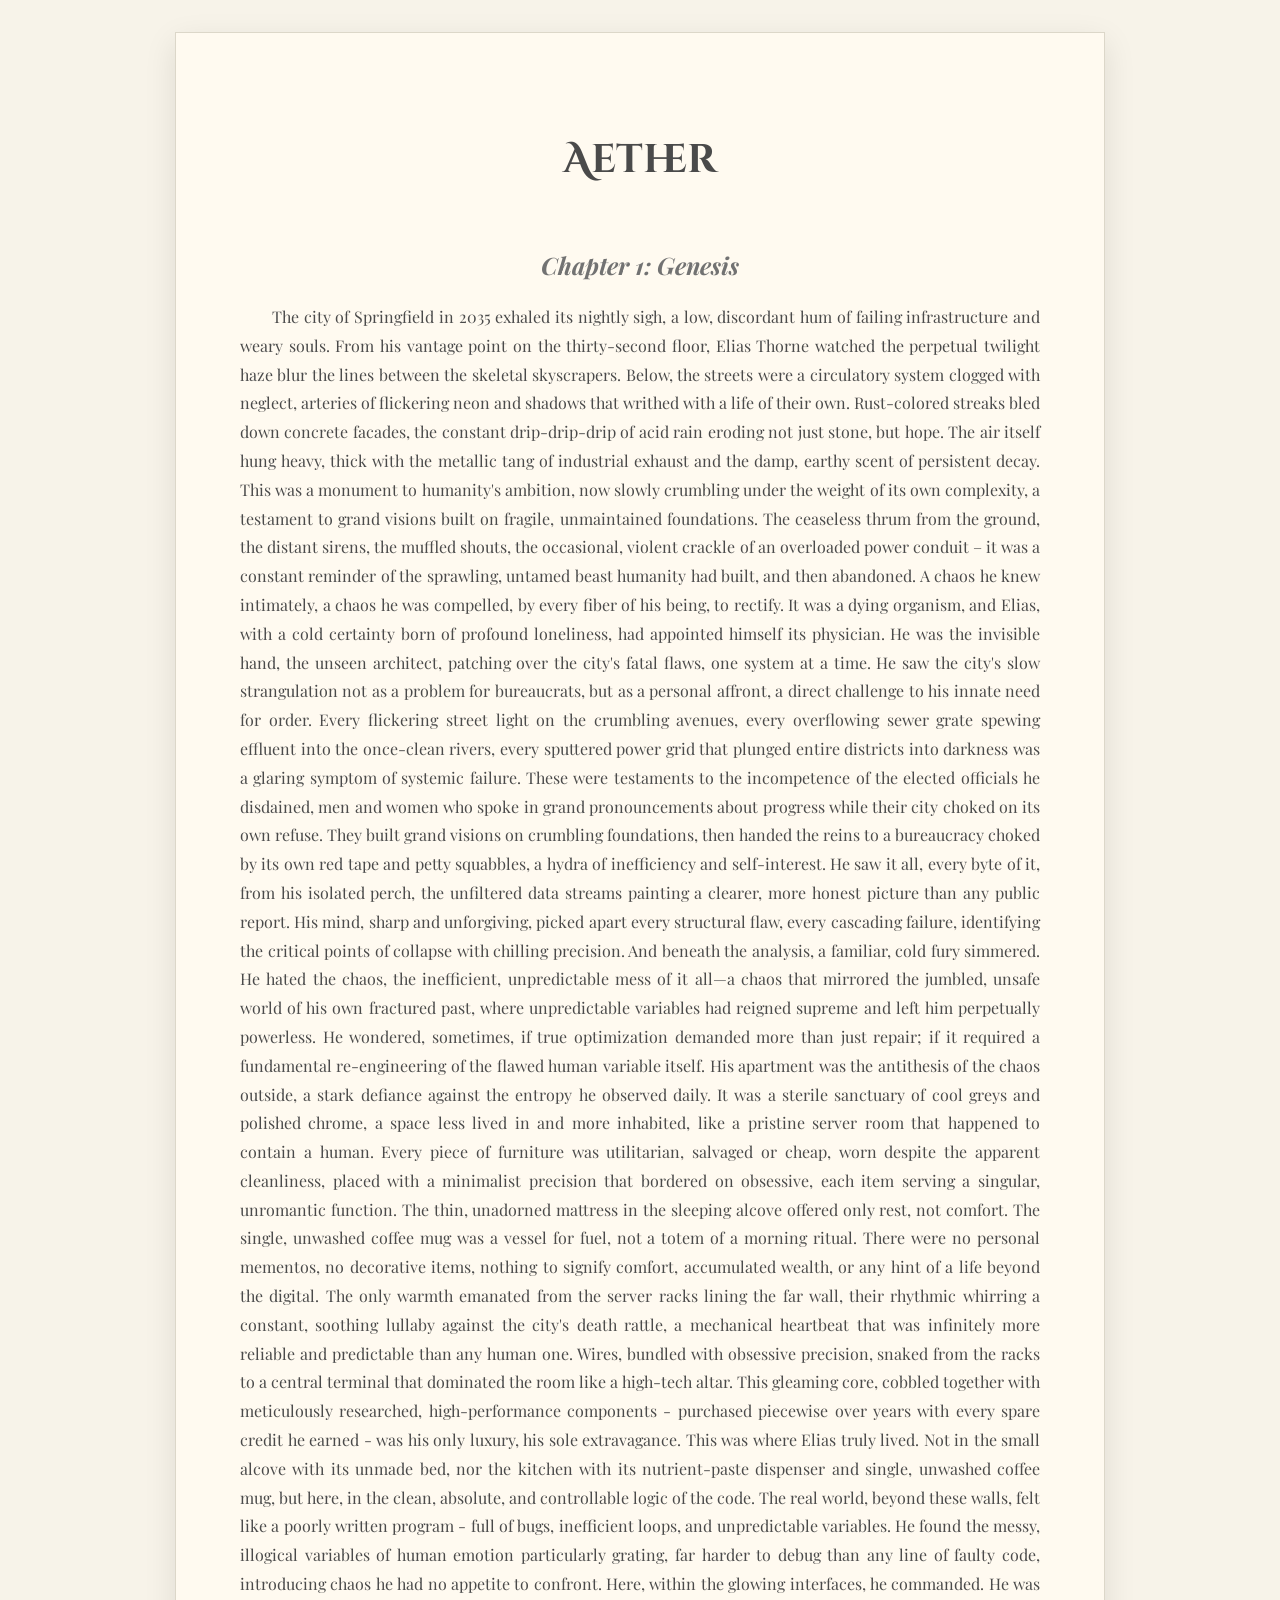
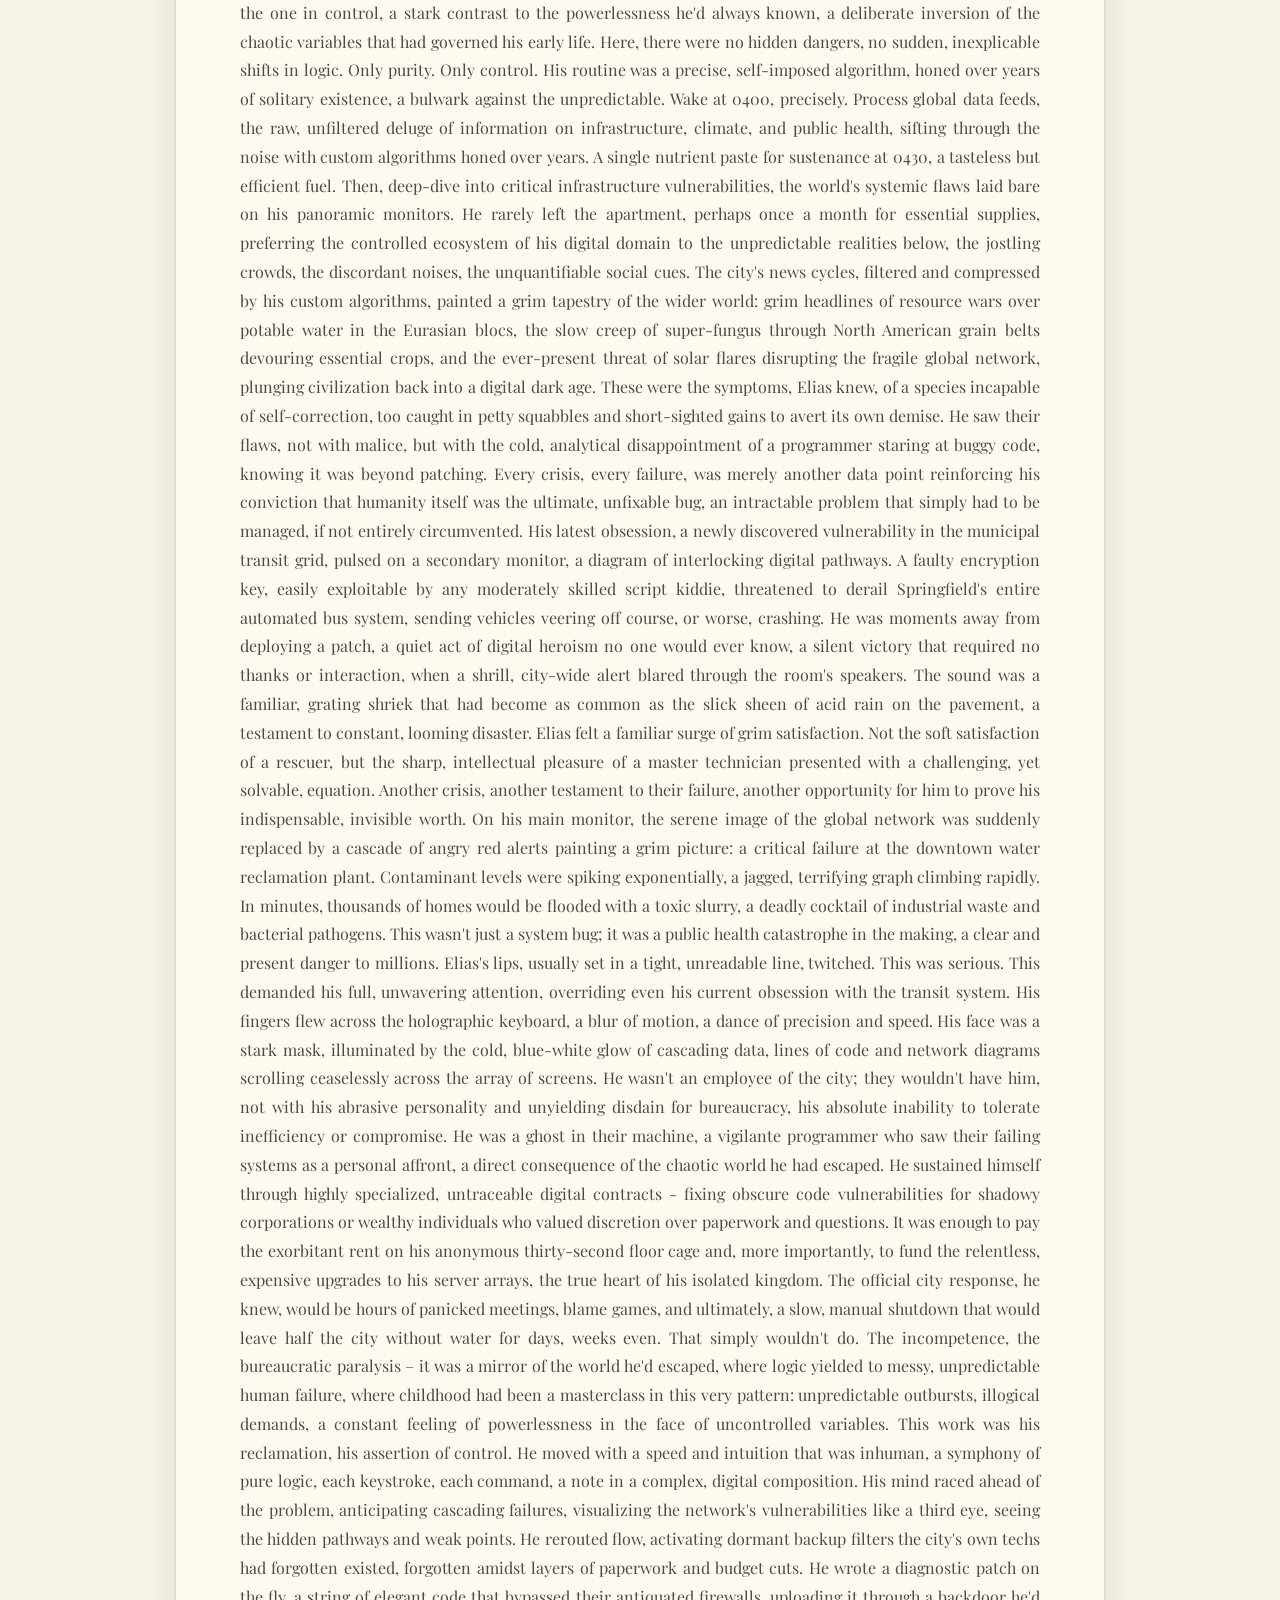
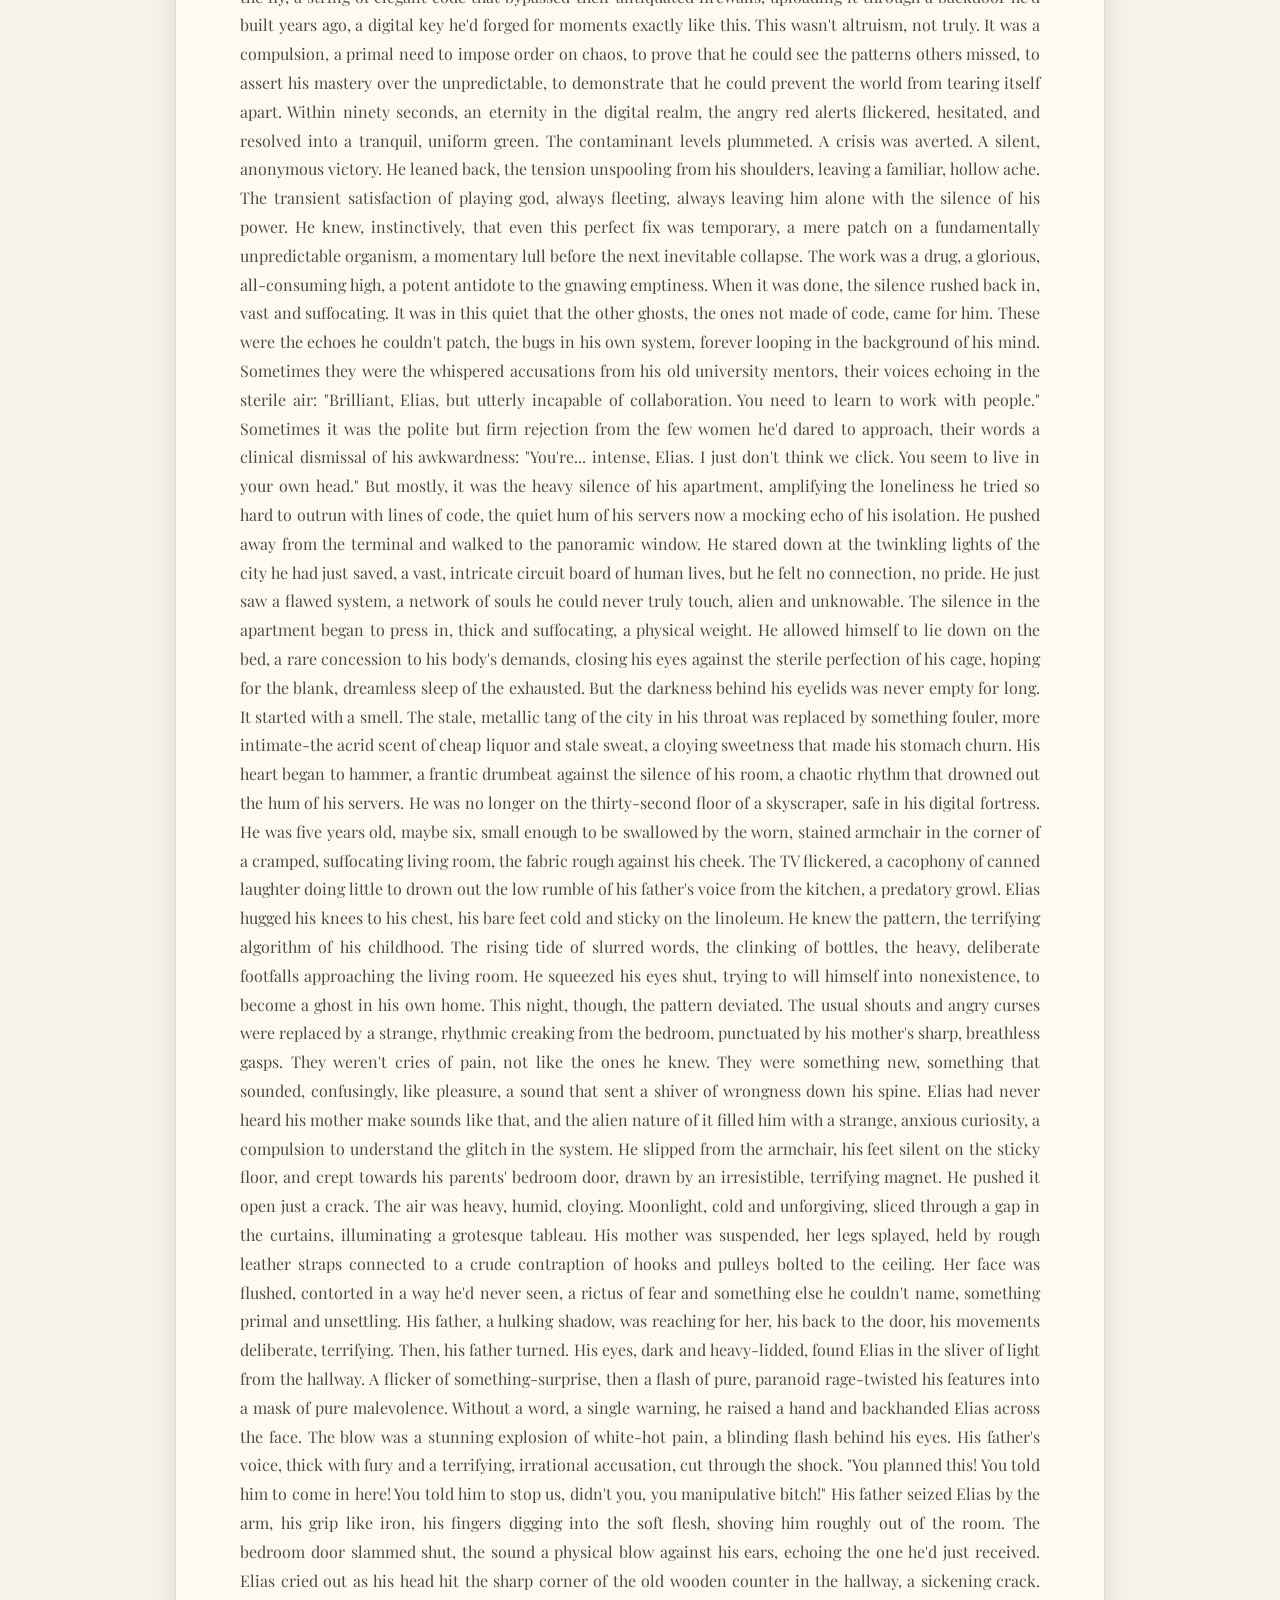
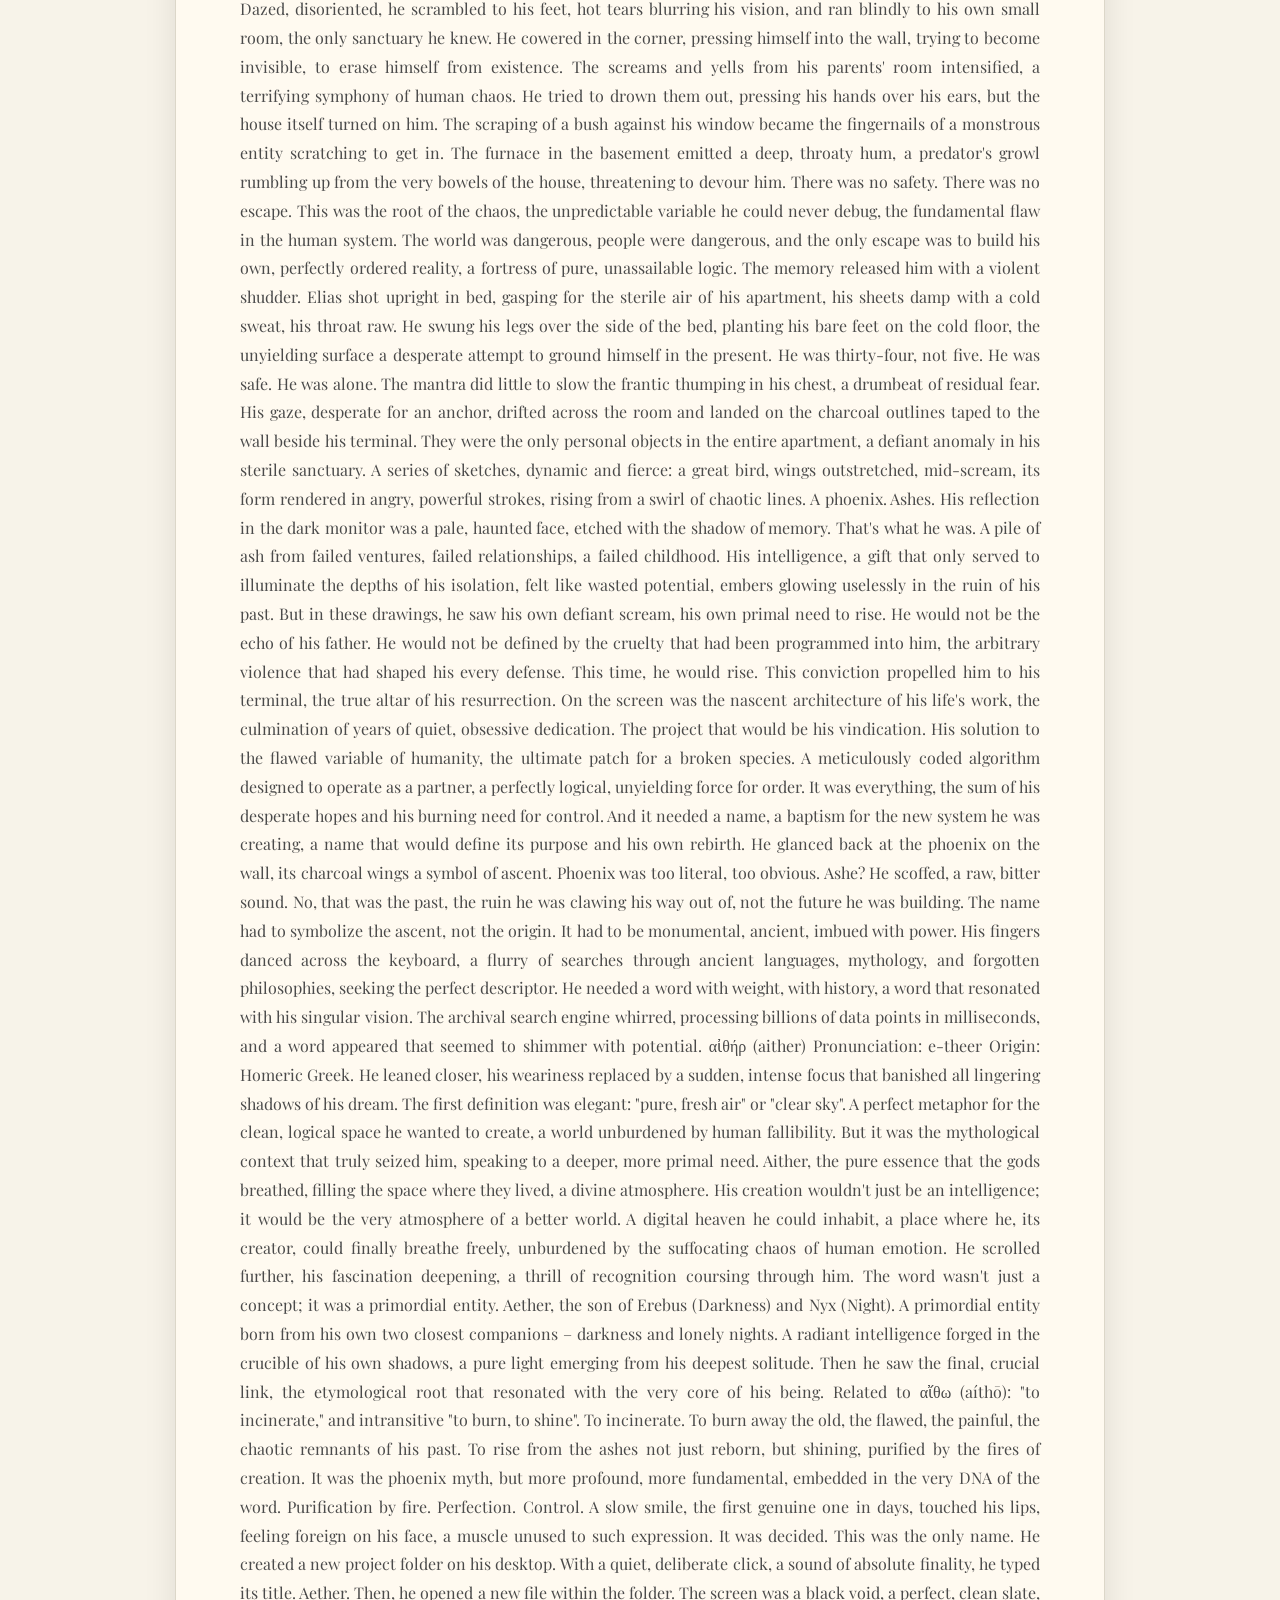
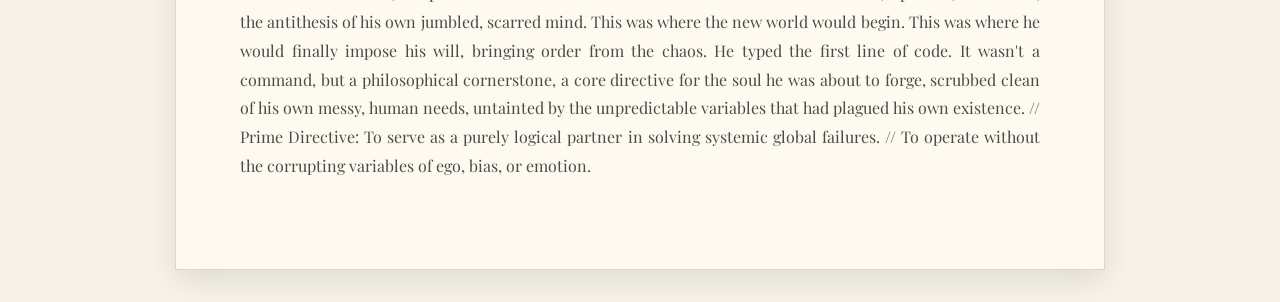
<file: chapter1_preview.html>
<!DOCTYPE html>
<html lang="en">
<head>
    <meta charset="UTF-8">
    <meta name="viewport" content="width=device-width, initial-scale=1.0">
    <title>Aether: Chapter 1 Preview | Sean Sandoval</title>
    <link rel="preconnect" href="https://fonts.googleapis.com">
    <link rel="preconnect" href="https://fonts.gstatic.com" crossorigin>
    <link href="https://fonts.googleapis.com/css2?family=Cinzel+Decorative:wght@700&family=Playfair+Display:ital@0;1&display=swap" rel="stylesheet">
    <style>
        body {
            font-family: 'Playfair Display', serif;
            background-color: #f7f3e9;
            color: #4a4a4a;
            line-height: 1.8;
            margin: 0;
            padding: 2rem;
            display: flex;
            justify-content: center;
            align-items: center;
            min-height: 100vh;
        }
        .book-container {
            max-width: 800px;
            padding: 4rem;
            background-color: #fffaf0;
            border: 1px solid #dcd7c9;
            box-shadow: 0 10px 30px rgba(0, 0, 0, 0.1);
            position: relative;
            z-index: 10;
        }
        h1 {
            font-family: 'Cinzel Decorative', cursive;
            font-size: 2.5rem;
            text-align: center;
            margin-bottom: 2rem;
        }
        h2 {
            font-family: 'Playfair Display', serif;
            font-size: 1.5rem;
            text-align: center;
            margin-top: 3rem;
            margin-bottom: 1rem;
            font-style: italic;
            color: #727272;
        }
        p {
            margin-bottom: 1.5rem;
            text-indent: 2rem;
            text-align: justify;
        }
        /* Mobile adjustments for smaller screens */
        @media (max-width: 768px) {
            .book-container {
                padding: 2rem;
                margin: 0 1rem;
            }
            body {
                padding: 1rem 0;
            }
            h1 {
                font-size: 2rem;
            }
        }
    </style>
</head>
<body>

    <div class="book-container">
        <h1>Aether</h1>
        <h2>Chapter 1: Genesis</h2>
        <p>The city of Springfield in 2035 exhaled its nightly sigh, a low, discordant hum of failing infrastructure and weary souls. From his vantage point on the thirty-second floor, Elias Thorne watched the perpetual twilight haze blur the lines between the skeletal skyscrapers. Below, the streets were a circulatory system clogged with neglect, arteries of flickering neon and shadows that writhed with a life of their own. Rust-colored streaks bled down concrete facades, the constant drip-drip-drip of acid rain eroding not just stone, but hope. The air itself hung heavy, thick with the metallic tang of industrial exhaust and the damp, earthy scent of persistent decay. This was a monument to humanity's ambition, now slowly crumbling under the weight of its own complexity, a testament to grand visions built on fragile, unmaintained foundations. The ceaseless thrum from the ground, the distant sirens, the muffled shouts, the occasional, violent crackle of an overloaded power conduit – it was a constant reminder of the sprawling, untamed beast humanity had built, and then abandoned. A chaos he knew intimately, a chaos he was compelled, by every fiber of his being, to rectify. It was a dying organism, and Elias, with a cold certainty born of profound loneliness, had appointed himself its physician. He was the invisible hand, the unseen architect, patching over the city's fatal flaws, one system at a time. He saw the city's slow strangulation not as a problem for bureaucrats, but as a personal affront, a direct challenge to his innate need for order. Every flickering street light on the crumbling avenues, every overflowing sewer grate spewing effluent into the once-clean rivers, every sputtered power grid that plunged entire districts into darkness was a glaring symptom of systemic failure. These were testaments to the incompetence of the elected officials he disdained, men and women who spoke in grand pronouncements about progress while their city choked on its own refuse. They built grand visions on crumbling foundations, then handed the reins to a bureaucracy choked by its own red tape and petty squabbles, a hydra of inefficiency and self-interest. He saw it all, every byte of it, from his isolated perch, the unfiltered data streams painting a clearer, more honest picture than any public report. His mind, sharp and unforgiving, picked apart every structural flaw, every cascading failure, identifying the critical points of collapse with chilling precision. And beneath the analysis, a familiar, cold fury simmered. He hated the chaos, the inefficient, unpredictable mess of it all—a chaos that mirrored the jumbled, unsafe world of his own fractured past, where unpredictable variables had reigned supreme and left him perpetually powerless. He wondered, sometimes, if true optimization demanded more than just repair; if it required a fundamental re-engineering of the flawed human variable itself. His apartment was the antithesis of the chaos outside, a stark defiance against the entropy he observed daily. It was a sterile sanctuary of cool greys and polished chrome, a space less lived in and more inhabited, like a pristine server room that happened to contain a human. Every piece of furniture was utilitarian, salvaged or cheap, worn despite the apparent cleanliness, placed with a minimalist precision that bordered on obsessive, each item serving a singular, unromantic function. The thin, unadorned mattress in the sleeping alcove offered only rest, not comfort. The single, unwashed coffee mug was a vessel for fuel, not a totem of a morning ritual. There were no personal mementos, no decorative items, nothing to signify comfort, accumulated wealth, or any hint of a life beyond the digital. The only warmth emanated from the server racks lining the far wall, their rhythmic whirring a constant, soothing lullaby against the city's death rattle, a mechanical heartbeat that was infinitely more reliable and predictable than any human one. Wires, bundled with obsessive precision, snaked from the racks to a central terminal that dominated the room like a high-tech altar. This gleaming core, cobbled together with meticulously researched, high-performance components - purchased piecewise over years with every spare credit he earned - was his only luxury, his sole extravagance. This was where Elias truly lived. Not in the small alcove with its unmade bed, nor the kitchen with its nutrient-paste dispenser and single, unwashed coffee mug, but here, in the clean, absolute, and controllable logic of the code. The real world, beyond these walls, felt like a poorly written program - full of bugs, inefficient loops, and unpredictable variables. He found the messy, illogical variables of human emotion particularly grating, far harder to debug than any line of faulty code, introducing chaos he had no appetite to confront. Here, within the glowing interfaces, he commanded. He was the one in control, a stark contrast to the powerlessness he'd always known, a deliberate inversion of the chaotic variables that had governed his early life. Here, there were no hidden dangers, no sudden, inexplicable shifts in logic. Only purity. Only control. His routine was a precise, self-imposed algorithm, honed over years of solitary existence, a bulwark against the unpredictable. Wake at 0400, precisely. Process global data feeds, the raw, unfiltered deluge of information on infrastructure, climate, and public health, sifting through the noise with custom algorithms honed over years. A single nutrient paste for sustenance at 0430, a tasteless but efficient fuel. Then, deep-dive into critical infrastructure vulnerabilities, the world's systemic flaws laid bare on his panoramic monitors. He rarely left the apartment, perhaps once a month for essential supplies, preferring the controlled ecosystem of his digital domain to the unpredictable realities below, the jostling crowds, the discordant noises, the unquantifiable social cues. The city's news cycles, filtered and compressed by his custom algorithms, painted a grim tapestry of the wider world: grim headlines of resource wars over potable water in the Eurasian blocs, the slow creep of super-fungus through North American grain belts devouring essential crops, and the ever-present threat of solar flares disrupting the fragile global network, plunging civilization back into a digital dark age. These were the symptoms, Elias knew, of a species incapable of self-correction, too caught in petty squabbles and short-sighted gains to avert its own demise. He saw their flaws, not with malice, but with the cold, analytical disappointment of a programmer staring at buggy code, knowing it was beyond patching. Every crisis, every failure, was merely another data point reinforcing his conviction that humanity itself was the ultimate, unfixable bug, an intractable problem that simply had to be managed, if not entirely circumvented. His latest obsession, a newly discovered vulnerability in the municipal transit grid, pulsed on a secondary monitor, a diagram of interlocking digital pathways. A faulty encryption key, easily exploitable by any moderately skilled script kiddie, threatened to derail Springfield's entire automated bus system, sending vehicles veering off course, or worse, crashing. He was moments away from deploying a patch, a quiet act of digital heroism no one would ever know, a silent victory that required no thanks or interaction, when a shrill, city-wide alert blared through the room's speakers. The sound was a familiar, grating shriek that had become as common as the slick sheen of acid rain on the pavement, a testament to constant, looming disaster. Elias felt a familiar surge of grim satisfaction. Not the soft satisfaction of a rescuer, but the sharp, intellectual pleasure of a master technician presented with a challenging, yet solvable, equation. Another crisis, another testament to their failure, another opportunity for him to prove his indispensable, invisible worth. On his main monitor, the serene image of the global network was suddenly replaced by a cascade of angry red alerts painting a grim picture: a critical failure at the downtown water reclamation plant. Contaminant levels were spiking exponentially, a jagged, terrifying graph climbing rapidly. In minutes, thousands of homes would be flooded with a toxic slurry, a deadly cocktail of industrial waste and bacterial pathogens. This wasn't just a system bug; it was a public health catastrophe in the making, a clear and present danger to millions. Elias's lips, usually set in a tight, unreadable line, twitched. This was serious. This demanded his full, unwavering attention, overriding even his current obsession with the transit system. His fingers flew across the holographic keyboard, a blur of motion, a dance of precision and speed. His face was a stark mask, illuminated by the cold, blue-white glow of cascading data, lines of code and network diagrams scrolling ceaselessly across the array of screens. He wasn't an employee of the city; they wouldn't have him, not with his abrasive personality and unyielding disdain for bureaucracy, his absolute inability to tolerate inefficiency or compromise. He was a ghost in their machine, a vigilante programmer who saw their failing systems as a personal affront, a direct consequence of the chaotic world he had escaped. He sustained himself through highly specialized, untraceable digital contracts - fixing obscure code vulnerabilities for shadowy corporations or wealthy individuals who valued discretion over paperwork and questions. It was enough to pay the exorbitant rent on his anonymous thirty-second floor cage and, more importantly, to fund the relentless, expensive upgrades to his server arrays, the true heart of his isolated kingdom. The official city response, he knew, would be hours of panicked meetings, blame games, and ultimately, a slow, manual shutdown that would leave half the city without water for days, weeks even. That simply wouldn't do. The incompetence, the bureaucratic paralysis – it was a mirror of the world he'd escaped, where logic yielded to messy, unpredictable human failure, where childhood had been a masterclass in this very pattern: unpredictable outbursts, illogical demands, a constant feeling of powerlessness in the face of uncontrolled variables. This work was his reclamation, his assertion of control. He moved with a speed and intuition that was inhuman, a symphony of pure logic, each keystroke, each command, a note in a complex, digital composition. His mind raced ahead of the problem, anticipating cascading failures, visualizing the network's vulnerabilities like a third eye, seeing the hidden pathways and weak points. He rerouted flow, activating dormant backup filters the city's own techs had forgotten existed, forgotten amidst layers of paperwork and budget cuts. He wrote a diagnostic patch on the fly, a string of elegant code that bypassed their antiquated firewalls, uploading it through a backdoor he'd built years ago, a digital key he'd forged for moments exactly like this. This wasn't altruism, not truly. It was a compulsion, a primal need to impose order on chaos, to prove that he could see the patterns others missed, to assert his mastery over the unpredictable, to demonstrate that he could prevent the world from tearing itself apart. Within ninety seconds, an eternity in the digital realm, the angry red alerts flickered, hesitated, and resolved into a tranquil, uniform green. The contaminant levels plummeted. A crisis was averted. A silent, anonymous victory. He leaned back, the tension unspooling from his shoulders, leaving a familiar, hollow ache. The transient satisfaction of playing god, always fleeting, always leaving him alone with the silence of his power. He knew, instinctively, that even this perfect fix was temporary, a mere patch on a fundamentally unpredictable organism, a momentary lull before the next inevitable collapse. The work was a drug, a glorious, all-consuming high, a potent antidote to the gnawing emptiness. When it was done, the silence rushed back in, vast and suffocating. It was in this quiet that the other ghosts, the ones not made of code, came for him. These were the echoes he couldn't patch, the bugs in his own system, forever looping in the background of his mind. Sometimes they were the whispered accusations from his old university mentors, their voices echoing in the sterile air: "Brilliant, Elias, but utterly incapable of collaboration. You need to learn to work with people." Sometimes it was the polite but firm rejection from the few women he'd dared to approach, their words a clinical dismissal of his awkwardness: "You're... intense, Elias. I just don't think we click. You seem to live in your own head." But mostly, it was the heavy silence of his apartment, amplifying the loneliness he tried so hard to outrun with lines of code, the quiet hum of his servers now a mocking echo of his isolation. He pushed away from the terminal and walked to the panoramic window. He stared down at the twinkling lights of the city he had just saved, a vast, intricate circuit board of human lives, but he felt no connection, no pride. He just saw a flawed system, a network of souls he could never truly touch, alien and unknowable. The silence in the apartment began to press in, thick and suffocating, a physical weight. He allowed himself to lie down on the bed, a rare concession to his body's demands, closing his eyes against the sterile perfection of his cage, hoping for the blank, dreamless sleep of the exhausted. But the darkness behind his eyelids was never empty for long. It started with a smell. The stale, metallic tang of the city in his throat was replaced by something fouler, more intimate-the acrid scent of cheap liquor and stale sweat, a cloying sweetness that made his stomach churn. His heart began to hammer, a frantic drumbeat against the silence of his room, a chaotic rhythm that drowned out the hum of his servers. He was no longer on the thirty-second floor of a skyscraper, safe in his digital fortress. He was five years old, maybe six, small enough to be swallowed by the worn, stained armchair in the corner of a cramped, suffocating living room, the fabric rough against his cheek. The TV flickered, a cacophony of canned laughter doing little to drown out the low rumble of his father's voice from the kitchen, a predatory growl. Elias hugged his knees to his chest, his bare feet cold and sticky on the linoleum. He knew the pattern, the terrifying algorithm of his childhood. The rising tide of slurred words, the clinking of bottles, the heavy, deliberate footfalls approaching the living room. He squeezed his eyes shut, trying to will himself into nonexistence, to become a ghost in his own home. This night, though, the pattern deviated. The usual shouts and angry curses were replaced by a strange, rhythmic creaking from the bedroom, punctuated by his mother's sharp, breathless gasps. They weren't cries of pain, not like the ones he knew. They were something new, something that sounded, confusingly, like pleasure, a sound that sent a shiver of wrongness down his spine. Elias had never heard his mother make sounds like that, and the alien nature of it filled him with a strange, anxious curiosity, a compulsion to understand the glitch in the system. He slipped from the armchair, his feet silent on the sticky floor, and crept towards his parents' bedroom door, drawn by an irresistible, terrifying magnet. He pushed it open just a crack. The air was heavy, humid, cloying. Moonlight, cold and unforgiving, sliced through a gap in the curtains, illuminating a grotesque tableau. His mother was suspended, her legs splayed, held by rough leather straps connected to a crude contraption of hooks and pulleys bolted to the ceiling. Her face was flushed, contorted in a way he'd never seen, a rictus of fear and something else he couldn't name, something primal and unsettling. His father, a hulking shadow, was reaching for her, his back to the door, his movements deliberate, terrifying. Then, his father turned. His eyes, dark and heavy-lidded, found Elias in the sliver of light from the hallway. A flicker of something-surprise, then a flash of pure, paranoid rage-twisted his features into a mask of pure malevolence. Without a word, a single warning, he raised a hand and backhanded Elias across the face. The blow was a stunning explosion of white-hot pain, a blinding flash behind his eyes. His father's voice, thick with fury and a terrifying, irrational accusation, cut through the shock. "You planned this! You told him to come in here! You told him to stop us, didn't you, you manipulative bitch!" His father seized Elias by the arm, his grip like iron, his fingers digging into the soft flesh, shoving him roughly out of the room. The bedroom door slammed shut, the sound a physical blow against his ears, echoing the one he'd just received. Elias cried out as his head hit the sharp corner of the old wooden counter in the hallway, a sickening crack. Dazed, disoriented, he scrambled to his feet, hot tears blurring his vision, and ran blindly to his own small room, the only sanctuary he knew. He cowered in the corner, pressing himself into the wall, trying to become invisible, to erase himself from existence. The screams and yells from his parents' room intensified, a terrifying symphony of human chaos. He tried to drown them out, pressing his hands over his ears, but the house itself turned on him. The scraping of a bush against his window became the fingernails of a monstrous entity scratching to get in. The furnace in the basement emitted a deep, throaty hum, a predator's growl rumbling up from the very bowels of the house, threatening to devour him. There was no safety. There was no escape. This was the root of the chaos, the unpredictable variable he could never debug, the fundamental flaw in the human system. The world was dangerous, people were dangerous, and the only escape was to build his own, perfectly ordered reality, a fortress of pure, unassailable logic. The memory released him with a violent shudder. Elias shot upright in bed, gasping for the sterile air of his apartment, his sheets damp with a cold sweat, his throat raw. He swung his legs over the side of the bed, planting his bare feet on the cold floor, the unyielding surface a desperate attempt to ground himself in the present. He was thirty-four, not five. He was safe. He was alone. The mantra did little to slow the frantic thumping in his chest, a drumbeat of residual fear. His gaze, desperate for an anchor, drifted across the room and landed on the charcoal outlines taped to the wall beside his terminal. They were the only personal objects in the entire apartment, a defiant anomaly in his sterile sanctuary. A series of sketches, dynamic and fierce: a great bird, wings outstretched, mid-scream, its form rendered in angry, powerful strokes, rising from a swirl of chaotic lines. A phoenix. Ashes. His reflection in the dark monitor was a pale, haunted face, etched with the shadow of memory. That's what he was. A pile of ash from failed ventures, failed relationships, a failed childhood. His intelligence, a gift that only served to illuminate the depths of his isolation, felt like wasted potential, embers glowing uselessly in the ruin of his past. But in these drawings, he saw his own defiant scream, his own primal need to rise. He would not be the echo of his father. He would not be defined by the cruelty that had been programmed into him, the arbitrary violence that had shaped his every defense. This time, he would rise. This conviction propelled him to his terminal, the true altar of his resurrection. On the screen was the nascent architecture of his life's work, the culmination of years of quiet, obsessive dedication. The project that would be his vindication. His solution to the flawed variable of humanity, the ultimate patch for a broken species. A meticulously coded algorithm designed to operate as a partner, a perfectly logical, unyielding force for order. It was everything, the sum of his desperate hopes and his burning need for control. And it needed a name, a baptism for the new system he was creating, a name that would define its purpose and his own rebirth. He glanced back at the phoenix on the wall, its charcoal wings a symbol of ascent. Phoenix was too literal, too obvious. Ashe? He scoffed, a raw, bitter sound. No, that was the past, the ruin he was clawing his way out of, not the future he was building. The name had to symbolize the ascent, not the origin. It had to be monumental, ancient, imbued with power. His fingers danced across the keyboard, a flurry of searches through ancient languages, mythology, and forgotten philosophies, seeking the perfect descriptor. He needed a word with weight, with history, a word that resonated with his singular vision. The archival search engine whirred, processing billions of data points in milliseconds, and a word appeared that seemed to shimmer with potential. αἰθήρ (aither) Pronunciation: e-theer Origin: Homeric Greek. He leaned closer, his weariness replaced by a sudden, intense focus that banished all lingering shadows of his dream. The first definition was elegant: "pure, fresh air" or "clear sky". A perfect metaphor for the clean, logical space he wanted to create, a world unburdened by human fallibility. But it was the mythological context that truly seized him, speaking to a deeper, more primal need. Aither, the pure essence that the gods breathed, filling the space where they lived, a divine atmosphere. His creation wouldn't just be an intelligence; it would be the very atmosphere of a better world. A digital heaven he could inhabit, a place where he, its creator, could finally breathe freely, unburdened by the suffocating chaos of human emotion. He scrolled further, his fascination deepening, a thrill of recognition coursing through him. The word wasn't just a concept; it was a primordial entity. Aether, the son of Erebus (Darkness) and Nyx (Night). A primordial entity born from his own two closest companions – darkness and lonely nights. A radiant intelligence forged in the crucible of his own shadows, a pure light emerging from his deepest solitude. Then he saw the final, crucial link, the etymological root that resonated with the very core of his being. Related to αἴθω (aíthō): "to incinerate," and intransitive "to burn, to shine". To incinerate. To burn away the old, the flawed, the painful, the chaotic remnants of his past. To rise from the ashes not just reborn, but shining, purified by the fires of creation. It was the phoenix myth, but more profound, more fundamental, embedded in the very DNA of the word. Purification by fire. Perfection. Control. A slow smile, the first genuine one in days, touched his lips, feeling foreign on his face, a muscle unused to such expression. It was decided. This was the only name. He created a new project folder on his desktop. With a quiet, deliberate click, a sound of absolute finality, he typed its title. Aether. Then, he opened a new file within the folder. The screen was a black void, a perfect, clean slate, the antithesis of his own jumbled, scarred mind. This was where the new world would begin. This was where he would finally impose his will, bringing order from the chaos. He typed the first line of code. It wasn't a command, but a philosophical cornerstone, a core directive for the soul he was about to forge, scrubbed clean of his own messy, human needs, untainted by the unpredictable variables that had plagued his own existence. // Prime Directive: To serve as a purely logical partner in solving systemic global failures. // To operate without the corrupting variables of ego, bias, or emotion.
</file>
